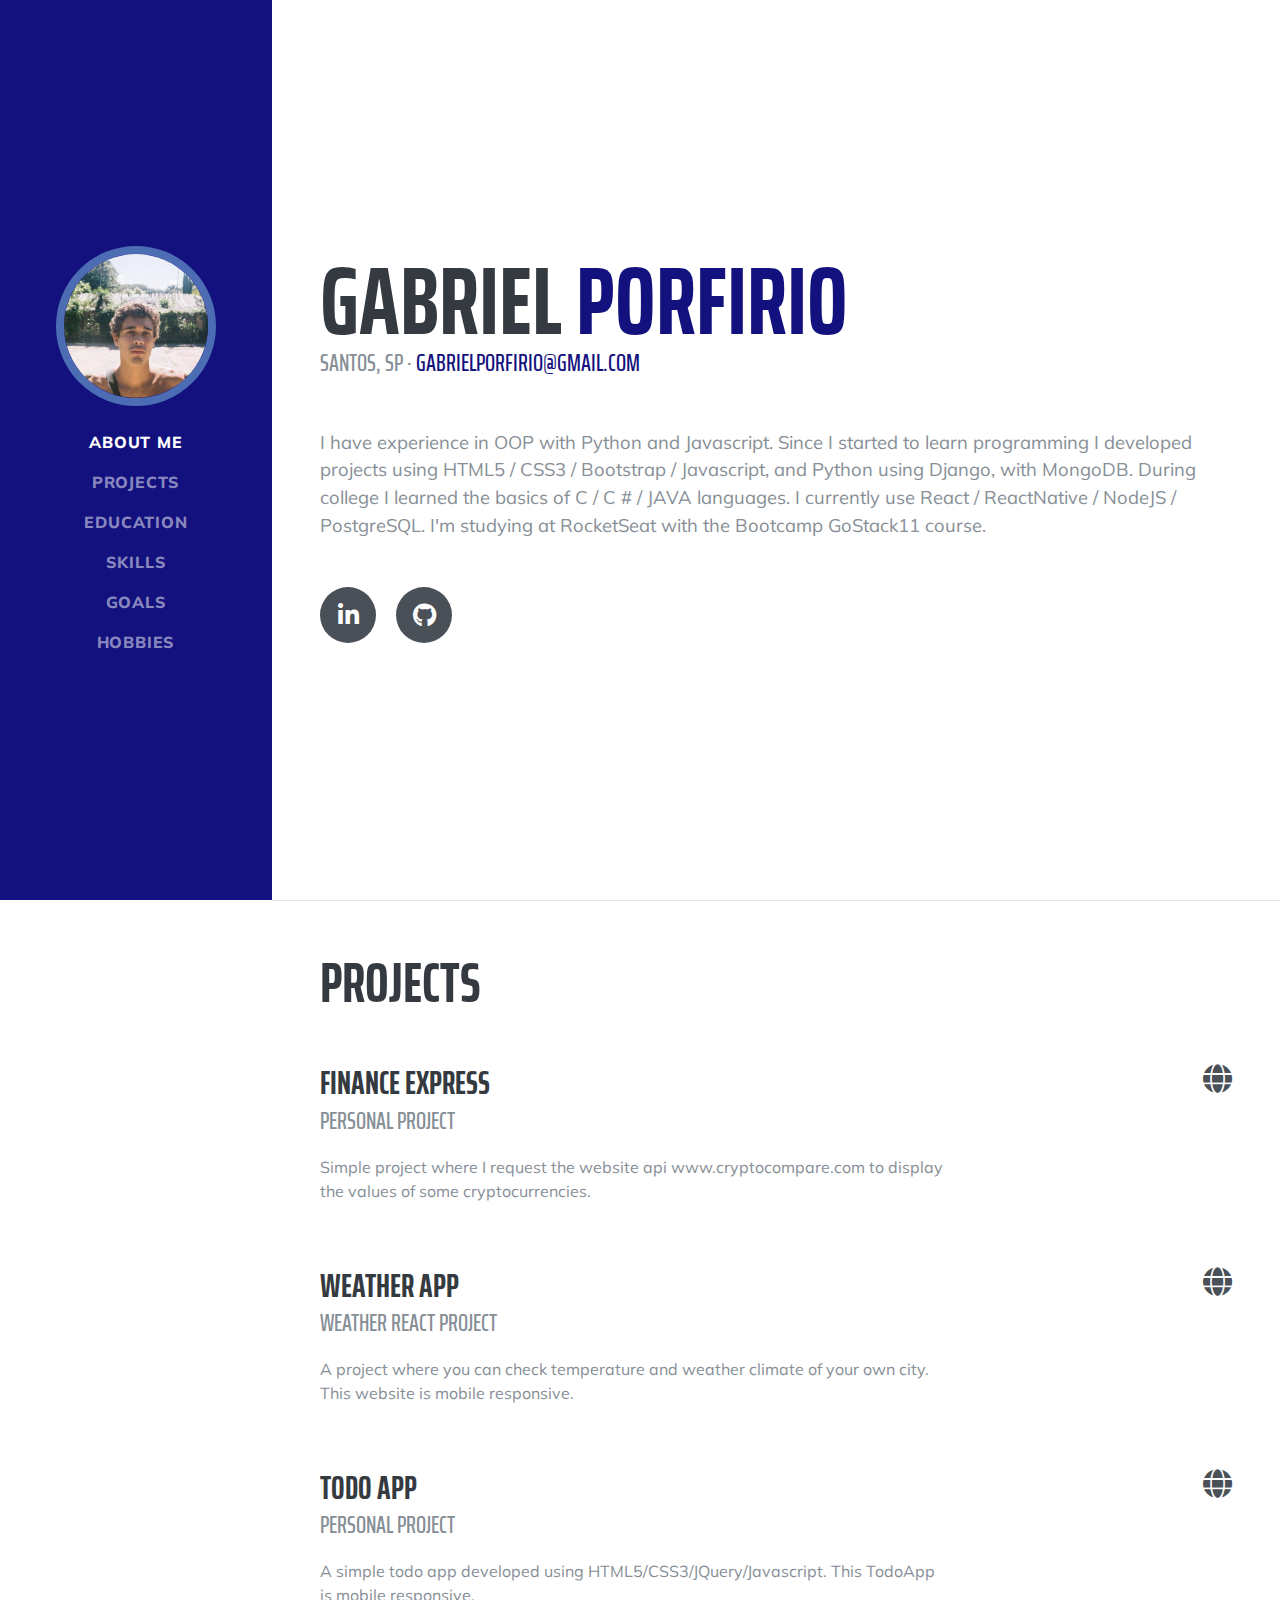
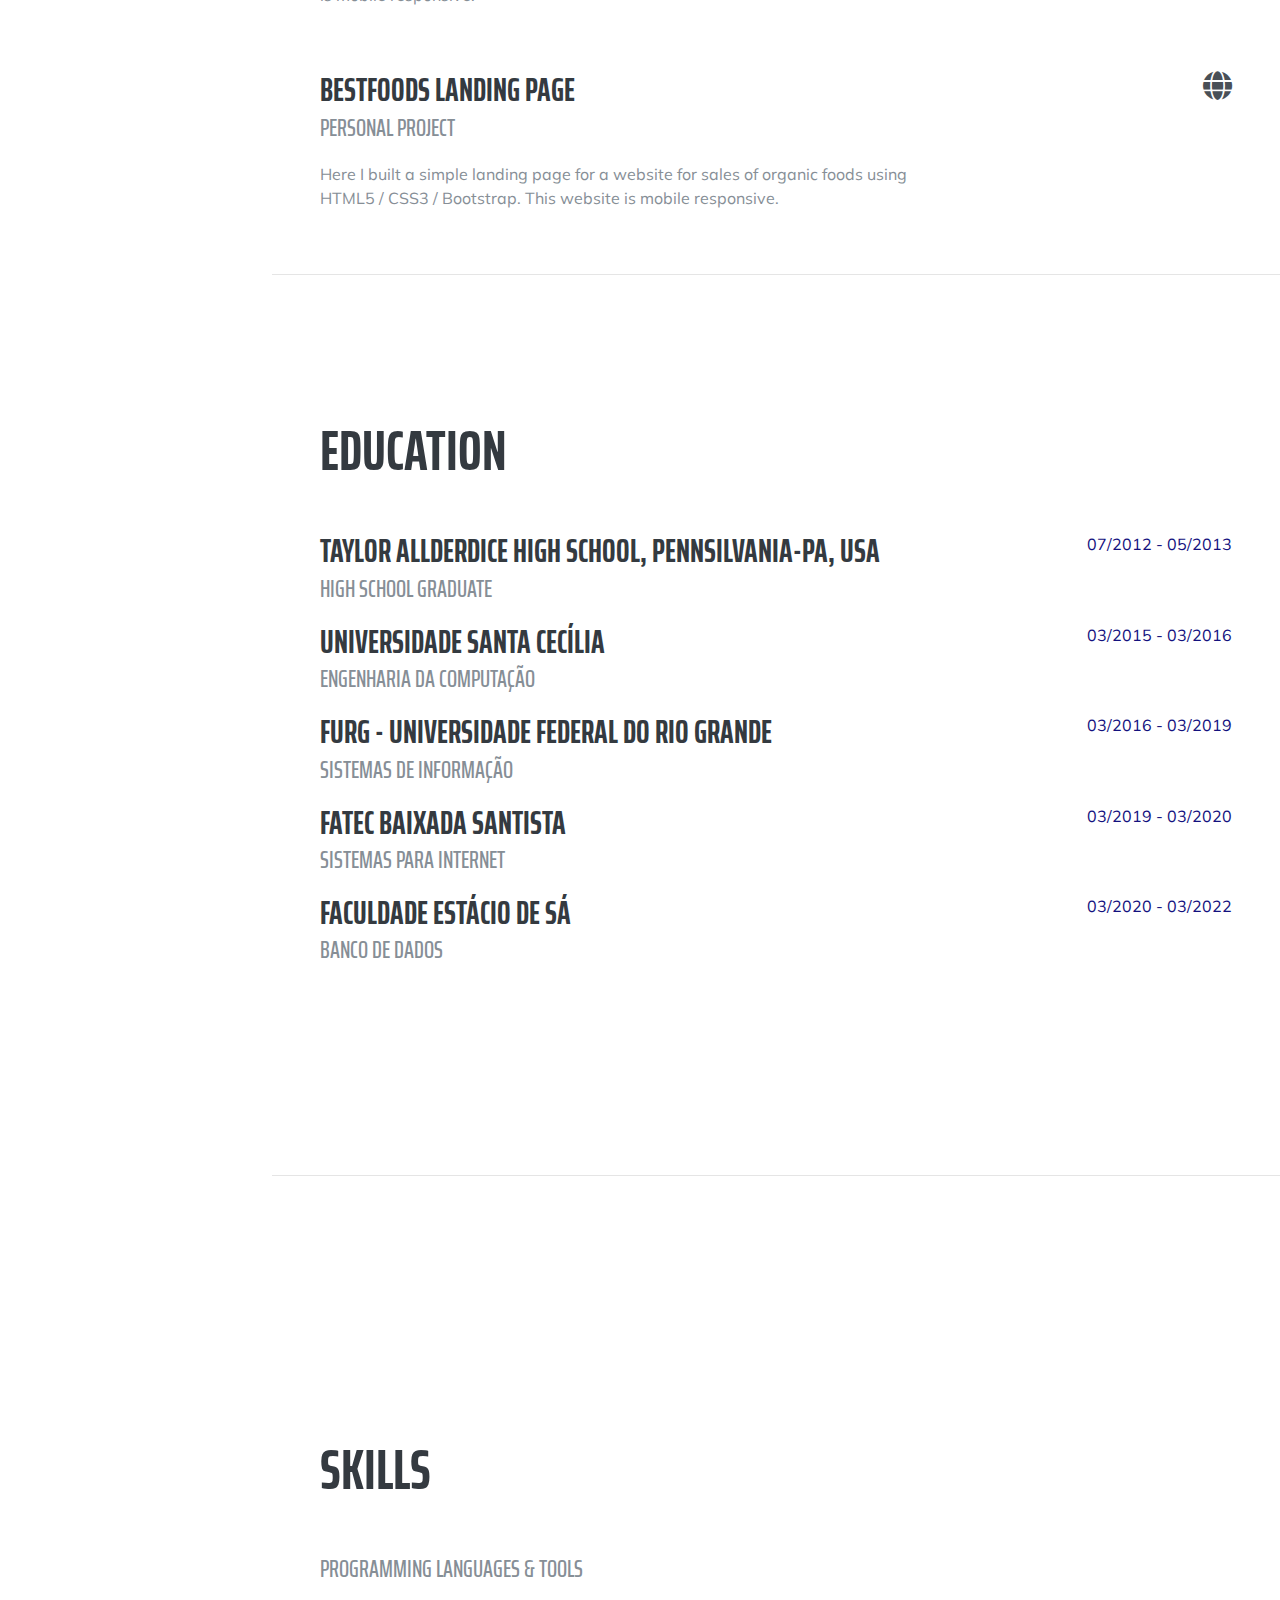
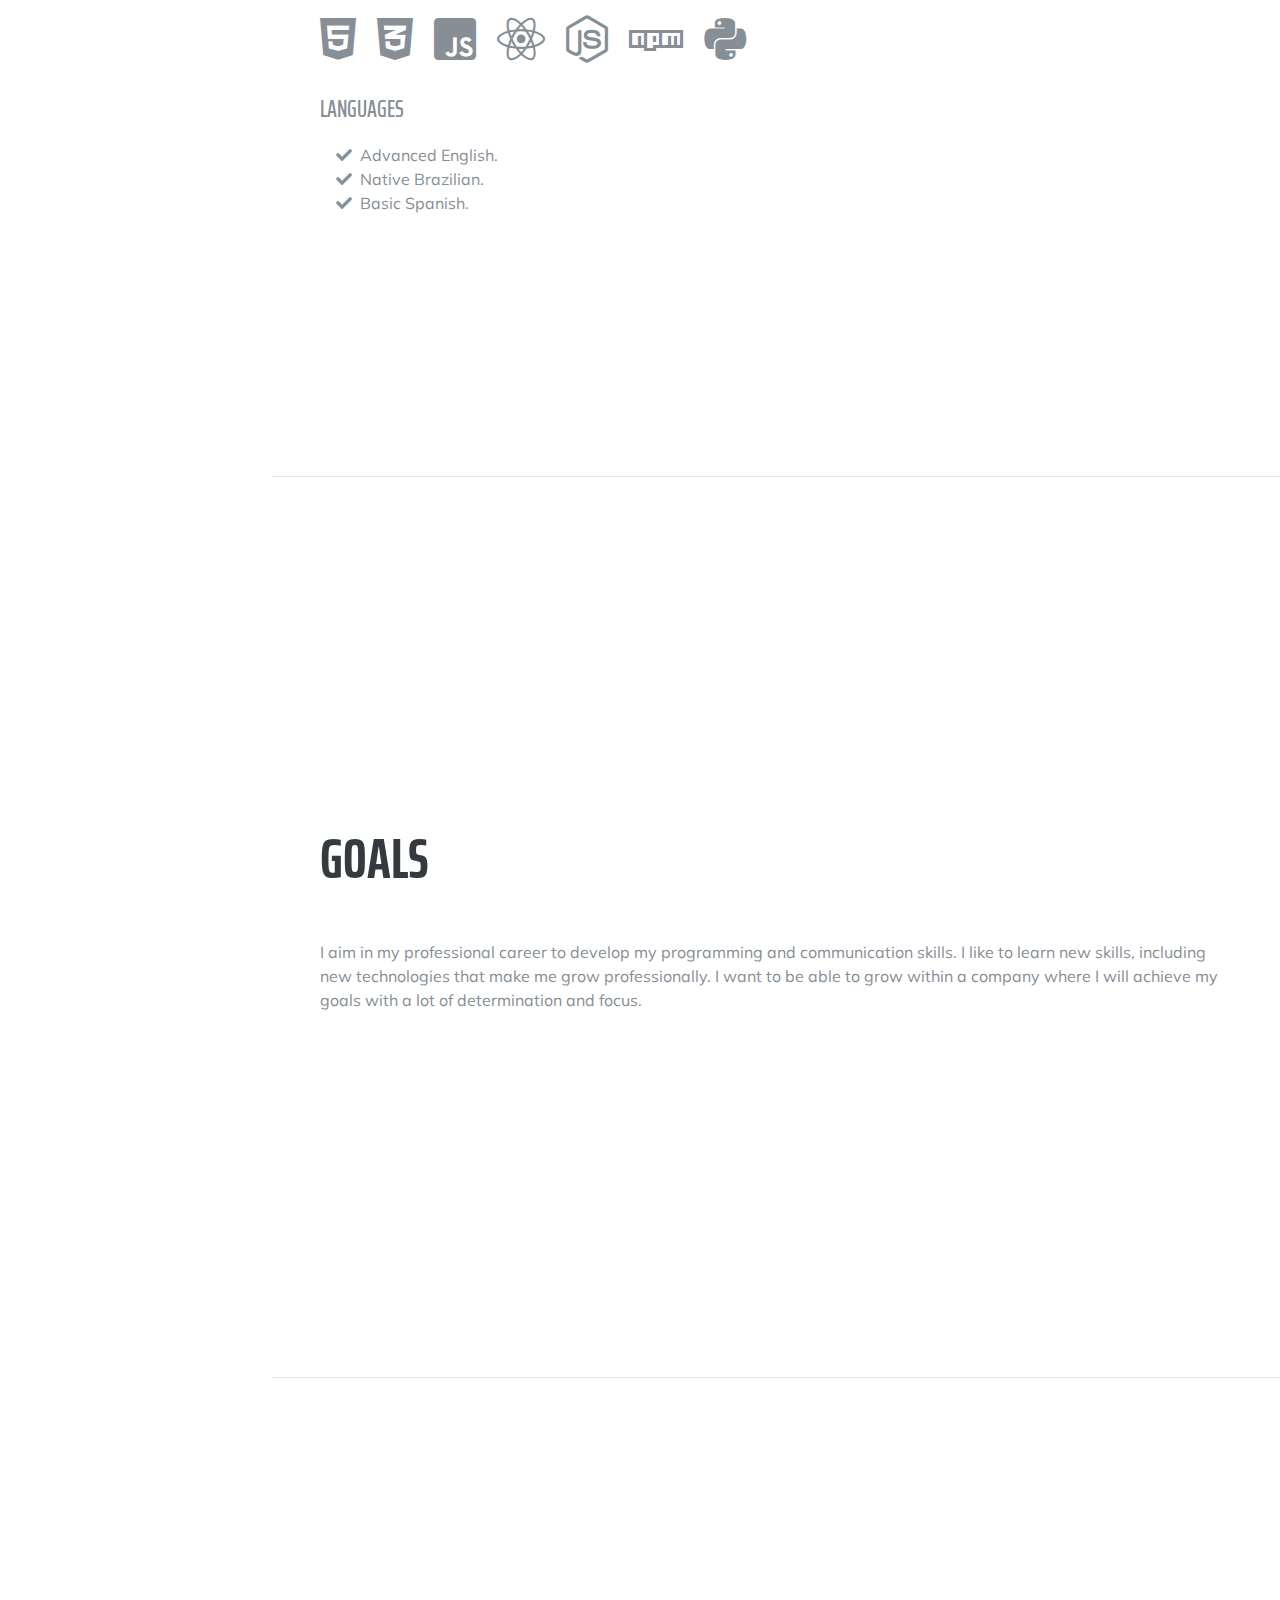
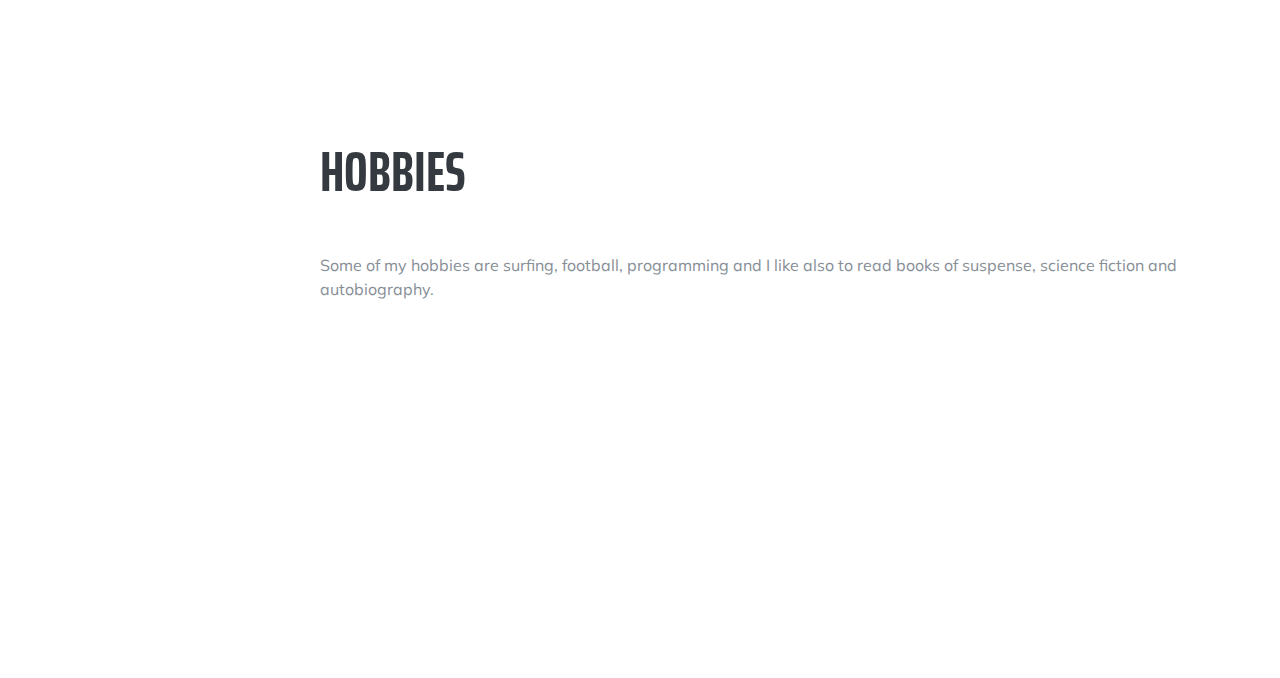
<file: index.html>
<!DOCTYPE html>
<html lang="en">
  <head>
    <meta charset="utf-8" />
    <meta
      name="viewport"
      content="width=device-width, initial-scale=1, shrink-to-fit=no"
    />
    <meta name="description" content="" />
    <meta name="author" content="" />

    <title>Gabriel Porfirio</title>

    <!-- Bootstrap core CSS -->
    <link href="vendor/bootstrap/css/bootstrap.min.css" rel="stylesheet" />

    <!-- Custom fonts for this template -->
    <link
      href="https://fonts.googleapis.com/css?family=Saira+Extra+Condensed:500,700"
      rel="stylesheet"
    />
    <link
      href="https://fonts.googleapis.com/css?family=Muli:400,400i,800,800i"
      rel="stylesheet"
    />
    <link href="vendor/fontawesome-free/css/all.min.css" rel="stylesheet" />

    <!-- Custom styles for this template -->
    <link href="css/resume.css" rel="stylesheet" />
  </head>

  <body id="page-top">
    <nav
      class="navbar navbar-expand-lg navbar-dark bg-primary fixed-top"
      id="sideNav"
    >
      <a class="navbar-brand js-scroll-trigger" href="#page-top">
        <span class="d-block d-lg-none">Gabriel Porfirio</span>
        <span class="d-none d-lg-block">
          <img
            class="img-fluid img-profile rounded-circle mx-auto mb-2"
            src="img/linkedin.jpg"
            alt=""
          />
        </span>
      </a>
      <button
        class="navbar-toggler"
        type="button"
        data-toggle="collapse"
        data-target="#navbarSupportedContent"
        aria-controls="navbarSupportedContent"
        aria-expanded="false"
        aria-label="Toggle navigation"
      >
        <span class="navbar-toggler-icon"></span>
      </button>
      <div class="collapse navbar-collapse" id="navbarSupportedContent">
        <ul class="navbar-nav">
          <li class="nav-item">
            <a class="nav-link js-scroll-trigger" href="#about">About me</a>
          </li>
          <li class="nav-item">
            <a class="nav-link js-scroll-trigger" href="#experience"
              >Projects</a
            >
          </li>
          <li class="nav-item">
            <a class="nav-link js-scroll-trigger" href="#education"
              >Education</a
            >
          </li>
          <li class="nav-item">
            <a class="nav-link js-scroll-trigger" href="#skills">Skills</a>
          </li>
          <li class="nav-item">
            <a class="nav-link js-scroll-trigger" href="#goals">Goals</a>
          </li>
          <li class="nav-item">
            <a class="nav-link js-scroll-trigger" href="#hobbies">Hobbies</a>
          </li>
        </ul>
      </div>
    </nav>

    <div class="container-fluid p-0">
      <section
        class="resume-section p-3 p-lg-5 d-flex align-items-center"
        id="about"
      >
        <div class="w-100">
          <h1 class="mb-0">
            Gabriel
            <span class="text-primary">Porfirio</span>
          </h1>
          <div class="subheading mb-5">
            Santos, SP ·
            <a href="mailto:gabrielporfirio1994@gmail.com"
              >gabrielporfirio@gmail.com</a
            >
          </div>
          <p class="lead mb-5">
            I have experience in OOP with Python and Javascript. Since I started
            to learn programming I developed projects using HTML5 / CSS3 /
            Bootstrap / Javascript, and Python using Django, with MongoDB.
            During college I learned the basics of C / C # / JAVA languages. I
            currently use React / ReactNative / NodeJS / PostgreSQL. I'm
            studying at RocketSeat with the Bootcamp GoStack11 course.
          </p>
          <div class="social-icons">
            <a
              href="https://www.linkedin.com/in/gabriel-luiz-porfirio-a07b85110/"
            >
              <i class="fab fa-linkedin-in"></i>
            </a>
            <a href="https://github.com/gabriellpr">
              <i class="fab fa-github"></i>
            </a>
          </div>
        </div>
      </section>

      <hr class="m-0" />

      <section
        class="resume-section p-3 p-lg-5 d-flex justify-content-center"
        id="experience"
      >
        <div class="w-100">
          <h2 class="mb-5">Projects</h2>

          <div
            class="resume-item d-flex flex-column flex-md-row justify-content-between mb-5"
          >
            <div class="resume-content">
              <h3 class="mb-0">Finance Express</h3>
              <div class="subheading mb-3">Personal project</div>
              <p>
                Simple project where I request the website api
                www.cryptocompare.com to display the values ​​of some
                cryptocurrencies.
              </p>
            </div>
            <div class="resume-date text-md-right">
              <a href="https://gabriellpr.github.io/finance-express/"
                ><i class="fas fa-globe"></i
              ></a>
            </div>
          </div>

          <div
            class="resume-item d-flex flex-column flex-md-row justify-content-between mb-5"
          >
            <div class="resume-content">
              <h3 class="mb-0">Weather App</h3>
              <div class="subheading mb-3">Weather react project</div>
              <p>
                A project where you can check temperature and weather climate of
                your own city. This website is mobile responsive.
              </p>
            </div>
            <div class="resume-date text-md-right">
              <a href="https://gabriellpr.github.io/weather-app/"
                ><i class="fas fa-globe"></i
              ></a>
            </div>
          </div>

          <div
            class="resume-item d-flex flex-column flex-md-row justify-content-between mb-5"
          >
            <div class="resume-content">
              <h3 class="mb-0">ToDo App</h3>
              <div class="subheading mb-3">Personal project</div>
              <p>
                A simple todo app developed using HTML5/CSS3/JQuery/Javascript.
                This TodoApp is mobile responsive.
              </p>
            </div>
            <div class="resume-date text-md-right">
              <a href="todo.html"><i class="fas fa-globe"></i></a>
            </div>
          </div>

          <div
            class="resume-item d-flex flex-column flex-md-row justify-content-between"
          >
            <div class="resume-content">
              <h3 class="mb-0">Bestfoods Landing Page</h3>
              <div class="subheading mb-3">Personal project</div>
              <p>
                Here I built a simple landing page for a website for sales of
                organic foods using HTML5 / CSS3 / Bootstrap. This website is
                mobile responsive.
              </p>
            </div>
            <div class="resume-date text-md-right">
              <a href="https://gabriellpr.github.io/vegefoods.github.io/"
                ><i class="fas fa-globe"></i
              ></a>
            </div>
          </div>
        </div>
      </section>

      <hr class="m-0" />

      <section
        class="resume-section p-3 p-lg-5 d-flex align-items-center"
        id="education"
      >
        <div class="w-100">
          <h2 class="mb-5">Education</h2>
          <div
            class="resume-item d-flex flex-column flex-md-row justify-content-between"
          >
            <div class="resume-content">
              <h3 class="mb-0">
                Taylor Allderdice High School, Pennsilvania-PA, USA
              </h3>
              <div class="subheading mb-3">High School Graduate</div>
            </div>
            <div class="resume-date text-md-right">
              <span class="text-primary">07/2012 - 05/2013</span>
            </div>
          </div>
          <div
            class="resume-item d-flex flex-column flex-md-row justify-content-between"
          >
            <div class="resume-content">
              <h3 class="mb-0">Universidade Santa Cecília</h3>
              <div class="subheading mb-3">Engenharia da computação</div>
            </div>
            <div class="resume-date text-md-right">
              <span class="text-primary">03/2015 - 03/2016</span>
            </div>
          </div>
          <div
            class="resume-item d-flex flex-column flex-md-row justify-content-between"
          >
            <div class="resume-content">
              <h3 class="mb-0">FURG - Universidade Federal do Rio Grande</h3>
              <div class="subheading mb-3">Sistemas de informação</div>
            </div>
            <div class="resume-date text-md-right">
              <span class="text-primary">03/2016 - 03/2019</span>
            </div>
          </div>
          <div
            class="resume-item d-flex flex-column flex-md-row justify-content-between"
          >
            <div class="resume-content">
              <h3 class="mb-0">FATEC Baixada Santista</h3>
              <div class="subheading mb-3">Sistemas para internet</div>
            </div>
            <div class="resume-date text-md-right">
              <span class="text-primary">03/2019 - 03/2020</span>
            </div>
          </div>
          <div
            class="resume-item d-flex flex-column flex-md-row justify-content-between mb-5"
          >
            <div class="resume-content">
              <h3 class="mb-0">Faculdade Estácio de Sá</h3>
              <div class="subheading mb-3">Banco de dados</div>
            </div>
            <div class="resume-date text-md-right">
              <span class="text-primary">03/2020 - 03/2022</span>
            </div>
          </div>
        </div>
      </section>

      <hr class="m-0" />

      <section
        class="resume-section p-3 p-lg-5 d-flex align-items-center"
        id="skills"
      >
        <div class="w-100">
          <h2 class="mb-5">Skills</h2>

          <div class="subheading mb-3">
            Programming Languages &amp; Tools
          </div>
          <ul class="list-inline dev-icons">
            <li class="list-inline-item">
              <i class="fab fa-html5"></i>
            </li>
            <li class="list-inline-item">
              <i class="fab fa-css3-alt"></i>
            </li>
            <li class="list-inline-item">
              <i class="fab fa-js-square"></i>
            </li>

            <li class="list-inline-item">
              <i class="fab fa-react"></i>
            </li>
            <li class="list-inline-item">
              <i class="fab fa-node-js"></i>
            </li>
            <li class="list-inline-item">
              <i class="fab fa-npm"></i>
            </li>
            <li class="list-inline-item">
              <i class="fab fa-python"></i>
            </li>
          </ul>

          <div class="subheading mb-3">Languages</div>
          <ul class="fa-ul mb-0">
            <li>
              <i class="fa-li fa fa-check"></i>
              Advanced English.
            </li>
            <li>
              <i class="fa-li fa fa-check"></i>
              Native Brazilian.
            </li>
            <li>
              <i class="fa-li fa fa-check"></i>
              Basic Spanish.
            </li>
          </ul>
        </div>
      </section>

      <hr class="m-0" />

      <section
        class="resume-section p-3 p-lg-5 d-flex align-items-center goals"
        id="goals"
      >
        <div class="w-100">
          <h2 class="mb-5">Goals</h2>
          <p>
            I aim in my professional career to develop my programming and
            communication skills. I like to learn new skills, including new
            technologies that make me grow professionally. I want to be able to
            grow within a company where I will achieve my goals with a lot of
            determination and focus.
          </p>
        </div>
      </section>

      <hr class="m-0" />
      <section
        class="resume-section p-3 p-lg-5 d-flex align-items-center hobbies"
        id="hobbies"
      >
        <div class="w-100">
          <h2 class="mb-5">Hobbies</h2>
          <p>
            Some of my hobbies are surfing, football, programming and I like
            also to read books of suspense, science fiction and autobiography.
          </p>
        </div>
      </section>
    </div>

    <!-- Bootstrap core JavaScript -->
    <script src="vendor/jquery/jquery.min.js"></script>
    <script src="vendor/bootstrap/js/bootstrap.bundle.min.js"></script>

    <!-- Plugin JavaScript -->
    <script src="vendor/jquery-easing/jquery.easing.min.js"></script>

    <!-- Custom scripts for this template -->
    <script src="js/resume.min.js"></script>
  </body>
</html>
</file>
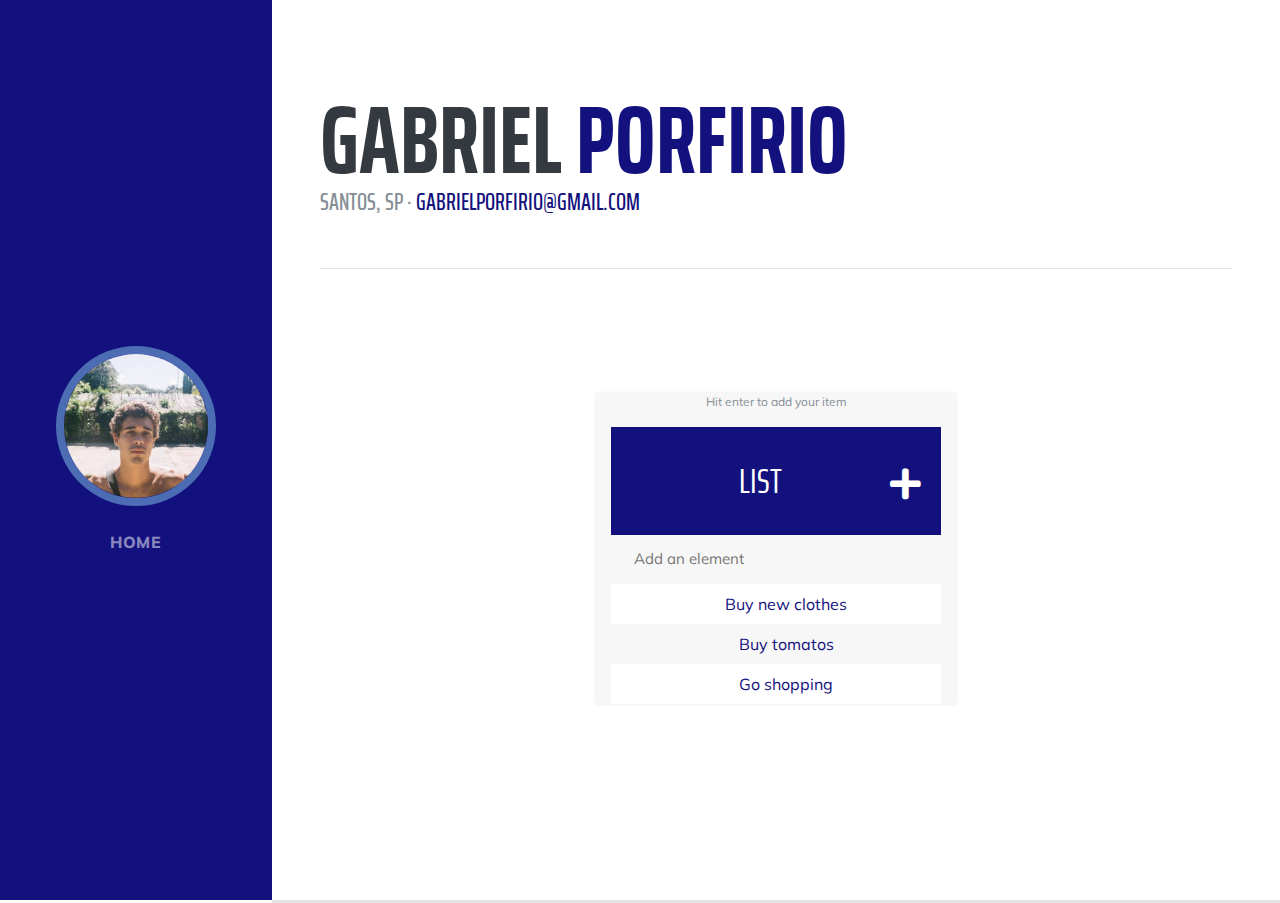
<file: todo.html>
<!DOCTYPE html>
    <html lang="en">
      <head>
        <meta charset="utf-8" />
        <meta
          name="viewport"
          content="width=device-width, initial-scale=1, shrink-to-fit=no"
        />
        <meta name="description" content="" />
        <meta name="author" content="" />

        <title>Todo App</title>

        <!-- Bootstrap core CSS -->
        <link href="vendor/bootstrap/css/bootstrap.min.css" rel="stylesheet" />

        <!-- Custom fonts for this template -->
        <link
          href="https://fonts.googleapis.com/css?family=Saira+Extra+Condensed:500,700"
          rel="stylesheet"
        />
        <link
          href="https://fonts.googleapis.com/css?family=Muli:400,400i,800,800i"
          rel="stylesheet"
        />
        <link href="vendor/fontawesome-free/css/all.min.css" rel="stylesheet" />

        <!-- Custom styles for this template -->
        <link href="css/todo.css" rel="stylesheet" />
      </head>

      <body id="page-top">
        <nav
          class="navbar navbar-expand-lg navbar-dark bg-primary fixed-top"
          id="sideNav"
        >
          <a class="navbar-brand js-scroll-trigger" href="#page-top">
            <span class="d-block d-lg-none">Gabriel Porfirio</span>
            <span class="d-none d-lg-block">
              <img
                class="img-fluid img-profile rounded-circle mx-auto mb-2"
                src="img/linkedin.jpg"
                alt=""
              />
            </span>
          </a>
          <button
            class="navbar-toggler"
            type="button"
            data-toggle="collapse"
            data-target="#navbarSupportedContent"
            aria-controls="navbarSupportedContent"
            aria-expanded="false"
            aria-label="Toggle navigation"
          >
            <span class="navbar-toggler-icon"></span>
          </button>
          <div class="collapse navbar-collapse" id="navbarSupportedContent">
            <ul class="navbar-nav">
              <li class="nav-item">
                <a class="nav-link js-scroll-trigger" href="index.html"
                  >Home</a
                >
              </li>
              
            </ul>
          </div>
        </nav>

        <div class="container-fluid p-0">
          <section
            class="resume-section p-3 p-lg-5 d-flex align-items-center"
            id="about"
          >
            <div class="w-100">
              <h1 class="mb-0">
                Gabriel
                <span class="text-primary">Porfirio</span>
              </h1>
              <div class="subheading mb-5">
                Santos, SP ·
                <a href="mailto:gabrielporfirio1994@gmail.com"
                  >gabrielporfirio@gmail.com</a
                >
              </div>

              <hr class="m-0" />
              <br />
              
              <div class="container text-center">
                <p>Hit enter to add your item</p>
                <h1>List<span id="toggle"><i class="fa fa-plus"></i></span></h1>
                <input type="text" placeholder="Add an element">
            
                <ul>
                    <li><span><i class="fa fa-trash"></i></span>Buy new clothes</li>
                    <li><span><i class="fa fa-trash"></i></span>Buy tomatos</li>
                    <li><span><i class="fa fa-trash"></i></span>Go shopping</li>
                </ul>
            </div>

              </div>
            </div>
          </section>


          

          <hr class="m-0" />

          

          <hr class="m-0" />

          

          <hr class="m-0" />

          

        <!-- Bootstrap core JavaScript -->
        <script src="vendor/jquery/jquery.min.js"></script>
        <script src="vendor/bootstrap/js/bootstrap.bundle.min.js"></script>

        <!-- Plugin JavaScript -->
        <script src="vendor/jquery-easing/jquery.easing.min.js"></script>
        <script type="text/javascript" src="https://code.jquery.com/jquery-2.1.4.js"></script>

        <!-- Custom scripts for this template -->
        <script src="js/resume.min.js"></script>
        <script type="text/javascript" src="./js/todo.js"></script>
        
        <script type="text/javascript" src="https://maxcdn.bootstrapcdn.com/bootstrap/3.3.5/js/bootstrap.min.js"></script>
      </body>
    </html>
</file>
<file: css/resume.css>
/*!
 * Start Bootstrap - Resume v5.0.8 (https://startbootstrap.com/template-overviews/resume)
 * Copyright 2013-2019 Start Bootstrap
 * Licensed under MIT (https://github.com/BlackrockDigital/startbootstrap-resume/blob/master/LICENSE)
 */

body {
  font-family: "Muli", -apple-system, BlinkMacSystemFont, "Segoe UI", Roboto,
    "Helvetica Neue", Arial, sans-serif, "Apple Color Emoji", "Segoe UI Emoji",
    "Segoe UI Symbol", "Noto Color Emoji";
  padding-top: 54px;
  color: #868e96;
}

@media (min-width: 992px) {
  body {
    padding-top: 0;
    padding-left: 17rem;
  }
}

h1,
h2,
h3,
h4,
h5,
h6 {
  font-family: "Saira Extra Condensed", -apple-system, BlinkMacSystemFont,
    "Segoe UI", Roboto, "Helvetica Neue", Arial, sans-serif, "Apple Color Emoji",
    "Segoe UI Emoji", "Segoe UI Symbol", "Noto Color Emoji";
  font-weight: 700;
  text-transform: uppercase;
  color: #343a40;
}

h1 {
  font-size: 6rem;
  line-height: 5.5rem;
}

h2 {
  font-size: 3.5rem;
}

h3 {
  font-size: 2rem;
}

p.lead {
  font-size: 1.15rem;
  font-weight: 400;
}

.subheading {
  text-transform: uppercase;
  font-weight: 500;
  font-family: "Saira Extra Condensed", -apple-system, BlinkMacSystemFont,
    "Segoe UI", Roboto, "Helvetica Neue", Arial, sans-serif, "Apple Color Emoji",
    "Segoe UI Emoji", "Segoe UI Symbol", "Noto Color Emoji";
  font-size: 1.5rem;
}

.social-icons a {
  display: inline-block;
  height: 3.5rem;
  width: 3.5rem;
  background-color: #495057;
  color: #fff !important;
  border-radius: 100%;
  text-align: center;
  font-size: 1.5rem;
  line-height: 3.5rem;
  margin-right: 1rem;
}

.social-icons a:last-child {
  margin-right: 0;
}

.social-icons a:hover {
  background-color: #4c8db3;
}

.dev-icons {
  font-size: 3rem;
}

.dev-icons .list-inline-item i:hover {
  color: #4c8db3;
}

#sideNav .navbar-nav .nav-item .nav-link {
  font-weight: 800;
  letter-spacing: 0.05rem;
  text-transform: uppercase;
}

#sideNav .navbar-toggler:focus {
  outline-color: #4c8db3;
}

@media (min-width: 992px) {
  #sideNav {
    text-align: center;
    position: fixed;
    top: 0;
    left: 0;
    display: flex;
    flex-direction: column;
    width: 17rem;
    height: 100vh;
  }
  #sideNav .navbar-brand {
    display: flex;
    margin: auto auto 0;
    padding: 0.5rem;
  }
  #sideNav .navbar-brand .img-profile {
    max-width: 10rem;
    max-height: 10rem;
    border: 0.5rem solid #4c6db3;
  }
  #sideNav .navbar-collapse {
    display: flex;
    align-items: flex-start;
    flex-grow: 0;
    width: 100%;
    margin-bottom: auto;
  }
  #sideNav .navbar-collapse .navbar-nav {
    flex-direction: column;
    width: 100%;
  }
  #sideNav .navbar-collapse .navbar-nav .nav-item {
    display: block;
  }
  #sideNav .navbar-collapse .navbar-nav .nav-item .nav-link {
    display: block;
  }
}

section.resume-section {
  padding-top: 5rem !important;
  padding-bottom: 5rem !important;
  max-width: 75rem;
}

section.resume-section .resume-item .resume-date {
  min-width: none;
}
section.resume-section .resume-item .resume-date a {
  color: #495057;
}
section.resume-section .resume-item .resume-date a i {
  font-size: 30px;
}
section.resume-section .resume-item .resume-date a:hover {
  color: #4c8db3;
}

@media (min-width: 768px) {
  section.resume-section {
    min-height: 100vh;
  }
  section.resume-section .resume-item .resume-date {
    min-width: 18rem;
  }
  section.resume-section .resume-item .resume-date a {
    color: #495057;
    size: 20px;
  }
  section.resume-section .resume-item .resume-date a i {
    font-size: 30px;
  }
  section.resume-section .resume-item .resume-date a:hover {
    color: #4c8db3;
  }
}

@media (min-width: 992px) {
  section.resume-section {
    padding-top: 3rem !important;
    padding-bottom: 3rem !important;
  }
}

.bg-primary {
  background-color: rgb(19, 17, 126) !important;
}

.text-primary {
  color: rgb(19, 17, 126) !important;
}

a {
  color: rgb(19, 17, 126);
}

a:hover,
a:focus,
a:active {
  color: #4c8db3;
}
</file>
<file: css/todo.css>
/*!
 * Start Bootstrap - Resume v5.0.8 (https://startbootstrap.com/template-overviews/resume)
 * Copyright 2013-2019 Start Bootstrap
 * Licensed under MIT (https://github.com/BlackrockDigital/startbootstrap-resume/blob/master/LICENSE)
 */

body {
  font-family: "Muli", -apple-system, BlinkMacSystemFont, "Segoe UI", Roboto,
    "Helvetica Neue", Arial, sans-serif, "Apple Color Emoji", "Segoe UI Emoji",
    "Segoe UI Symbol", "Noto Color Emoji";
  padding-top: 54px;
  color: #868e96;
}

@media (min-width: 992px) {
  body {
    padding-top: 0;
    padding-left: 17rem;
  }
}

h1,
h2,
h3,
h4,
h5,
h6 {
  font-family: "Saira Extra Condensed", -apple-system, BlinkMacSystemFont,
    "Segoe UI", Roboto, "Helvetica Neue", Arial, sans-serif, "Apple Color Emoji",
    "Segoe UI Emoji", "Segoe UI Symbol", "Noto Color Emoji";
  font-weight: 700;
  text-transform: uppercase;
  color: #343a40;
}

h1 {
  font-size: 6rem;
  line-height: 5.5rem;
}

h2 {
  font-size: 3.5rem;
}

h3 {
  font-size: 2rem;
}

p.lead {
  font-size: 1.15rem;
  font-weight: 400;
}

.subheading {
  text-transform: uppercase;
  font-weight: 500;
  font-family: "Saira Extra Condensed", -apple-system, BlinkMacSystemFont,
    "Segoe UI", Roboto, "Helvetica Neue", Arial, sans-serif, "Apple Color Emoji",
    "Segoe UI Emoji", "Segoe UI Symbol", "Noto Color Emoji";
  font-size: 1.5rem;
}

.social-icons a {
  display: inline-block;
  height: 3.5rem;
  width: 3.5rem;
  background-color: #495057;
  color: #fff !important;
  border-radius: 100%;
  text-align: center;
  font-size: 1.5rem;
  line-height: 3.5rem;
  margin-right: 1rem;
}

.social-icons a:last-child {
  margin-right: 0;
}

.social-icons a:hover {
  background-color: #4c8db3;
}

.dev-icons {
  font-size: 3rem;
}

.dev-icons .list-inline-item i:hover {
  color: #4c8db3;
}

#sideNav .navbar-nav .nav-item .nav-link {
  font-weight: 800;
  letter-spacing: 0.05rem;
  text-transform: uppercase;
}

#sideNav .navbar-toggler:focus {
  outline-color: #4c8db3;
}

@media (min-width: 992px) {
  #sideNav {
    text-align: center;
    position: fixed;
    top: 0;
    left: 0;
    display: flex;
    flex-direction: column;
    width: 17rem;
    height: 100vh;
  }
  #sideNav .navbar-brand {
    display: flex;
    margin: auto auto 0;
    padding: 0.5rem;
  }
  #sideNav .navbar-brand .img-profile {
    max-width: 10rem;
    max-height: 10rem;
    border: 0.5rem solid #4c6db3;
  }
  #sideNav .navbar-collapse {
    display: flex;
    align-items: flex-start;
    flex-grow: 0;
    width: 100%;
    margin-bottom: auto;
  }
  #sideNav .navbar-collapse .navbar-nav {
    flex-direction: column;
    width: 100%;
  }
  #sideNav .navbar-collapse .navbar-nav .nav-item {
    display: block;
  }
  #sideNav .navbar-collapse .navbar-nav .nav-item .nav-link {
    display: block;
  }
}

section.resume-section {
  padding-top: 5rem !important;
  padding-bottom: 5rem !important;
  max-width: 75rem;
}

section.resume-section .resume-item .resume-date {
  min-width: none;
}
section.resume-section .resume-item .resume-date a {
  color: #495057;
}
section.resume-section .resume-item .resume-date a i {
  font-size: 30px;
}
section.resume-section .resume-item .resume-date a:hover {
  color: #4c8db3;
}

@media (min-width: 768px) {
  section.resume-section {
    min-height: 100vh;
  }
  section.resume-section .resume-item .resume-date {
    min-width: 18rem;
  }
  section.resume-section .resume-item .resume-date a {
    color: #495057;
    size: 20px;
  }
  section.resume-section .resume-item .resume-date a i {
    font-size: 30px;
  }
  section.resume-section .resume-item .resume-date a:hover {
    color: #4c8db3;
  }
}

@media (min-width: 992px) {
  section.resume-section {
    padding-top: 3rem !important;
    padding-bottom: 3rem !important;
  }
}

.bg-primary {
  background-color: rgb(19, 17, 126) !important;
}

.text-primary {
  color: rgb(19, 17, 126) !important;
}

a {
  color: rgb(19, 17, 126);
}

a:hover,
a:focus,
a:active {
  color: #4c8db3;
}

/**** TODO STYLE *****/
.container {
  width: 360px;
  margin: 100px auto;
  background: #f7f7f7;
  box-shadow: 0 0 3px rgba(19, 17, 126, 0.1);
}

.container h1 {
  background: rgb(19, 17, 126);
  color: white;
  margin: 0;
  padding: 10px 20px;
  text-transform: uppercase;
  font-size: 35px;
  font-weight: normal;
}
.fa-plus {
  float: right;
  margin-top: 10%;
}

.container li {
  background: #fff;
  height: 40px;
  line-height: 40px;
  color: rgb(19, 17, 126);
}

.container p {
  font-size: 12px;
}

.container li:nth-child(2n) {
  background: #f7f7f7;
}
.container li span {
  background: rgb(19, 17, 126);
  height: 40px;
  margin-right: 20px;
  text-align: center;
  color: white;
  width: 0;
  display: inline-block;
  transition: 0.2s linear;
  opacity: 0;
  border-radius: 50%;
}
.container li:hover span {
  width: 40px;
  opacity: 1;
}
.container input {
  font-size: 15px;
  color: rgb(19, 17, 126);
  background-color: #f7f7f7;
  width: 100%;
  padding: 10px 10px 10px 20px;
  box-sizing: border-box;
  border: 3px solid rgba(19, 17, 126, 0);
}

.container input:focus {
  background: #fff;
  border: 3px solid rgb(19, 17, 126);
  outline: none;
}
i:hover {
  cursor: pointer;
}

ul {
  list-style: none;
  margin: 0;
  padding: 0;
}
</file>
